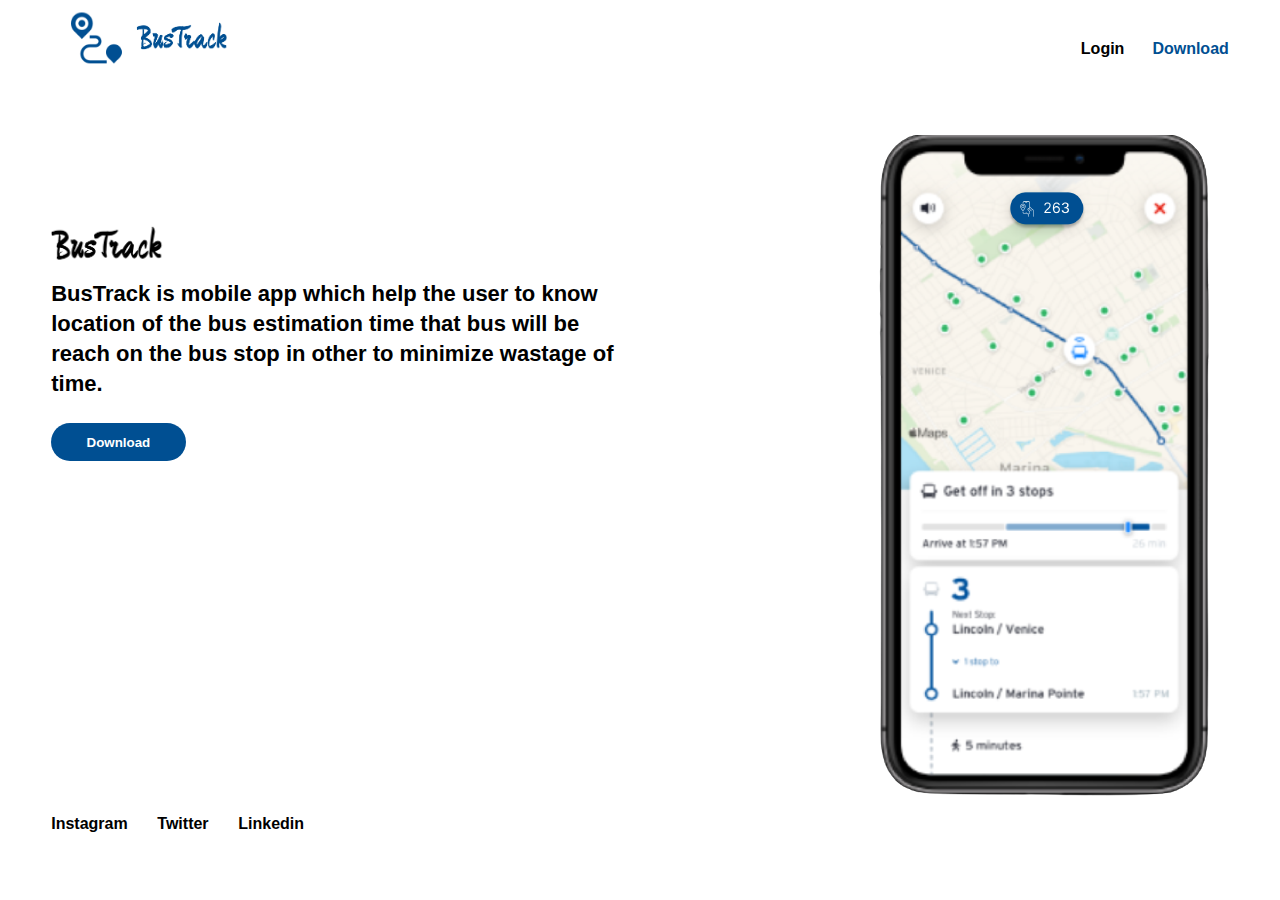
<file: index.html>
<!DOCTYPE html>
<html lang="en">
<head>
    <meta charset="UTF-8">
    <meta http-equiv="X-UA-Compatible" content="IE=edge">
    <meta name="viewport" content="width=device-width, initial-scale=1.0">
    <title>Bus Track</title>
    <link rel="stylesheet" href="./style.css"/>
</head>
<body>
    <nav>
        <div class="logo"> 
            <img src="./images/logo.png" height="80rem" alt="logo">
        </div>
        <div class="links">
            <a href="" class="login">Login</a>
            <a href="" class="download_link">Download</a>
        </div>
        <div class="togglebtn">
            <img src="./images/burger_menu.png" alt="" >
        </div>
    </nav>
    <div class="main">

        <div class="container">
            <div class="leftcorner">
                <div class="logo_text">
                    <img src="./images/logo_text.png" height="50px" alt="">
                </div>
                <div class="description">
                    BusTrack is mobile app which help the user to know location of the bus estimation 
                    time that bus will be reach on the bus stop in other to minimize wastage of time.
                </div>
                <button class="download">Download</button>
            </div>
            <div class="rightcorner">
                <div class="imagephone">
                    <img src="./images/phone_app.png"  alt="">
                </div>
            </div>
            
        </div>
       
        <div class="footer_link">
            <a href="" class="insta">Instagram</a>
            <a href="" class="twitter">Twitter</a>
            <a href="" class="linkedin">Linkedin</a>
        </div>
    </div>
    
</body>
</html>
</file>
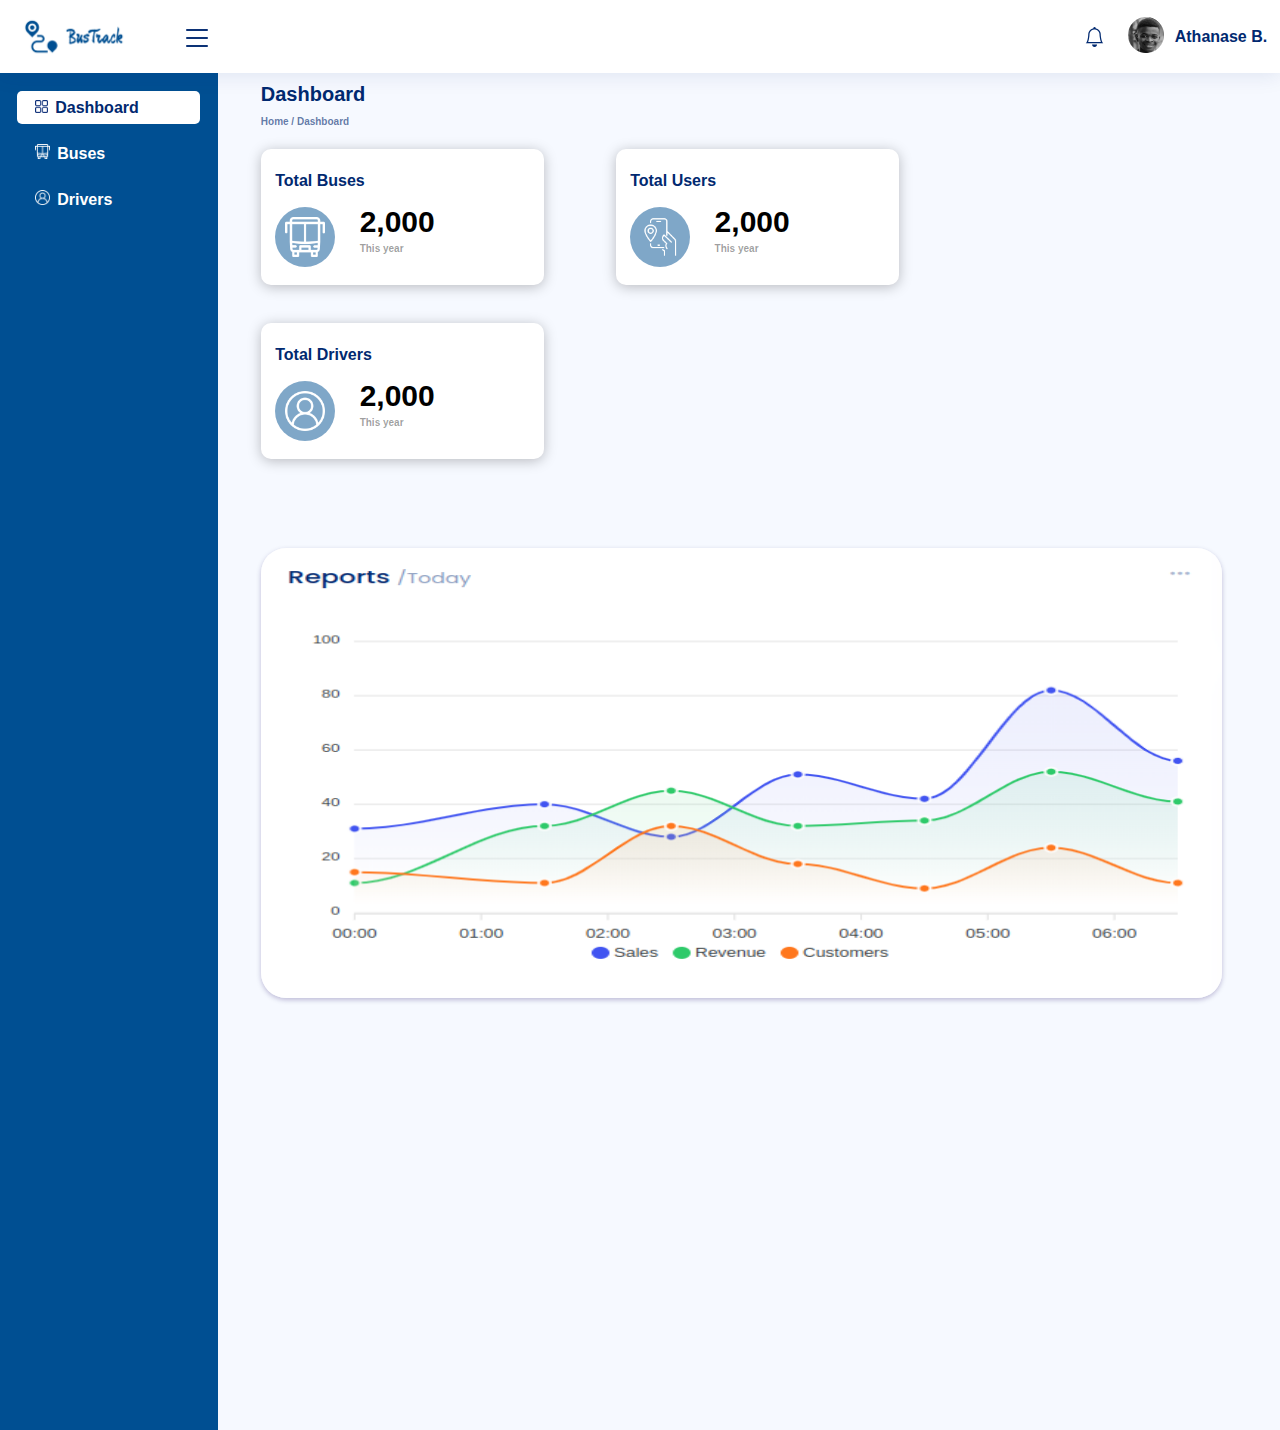
<file: dashboard.html>
<!DOCTYPE html>
<html lang="en">
<head>
    <meta charset="UTF-8">
    <meta http-equiv="X-UA-Compatible" content="IE=edge">
    <meta name="viewport" content="width=device-width, initial-scale=1.0">
    <title>Dashboard - Bustrack</title>
    <link rel="stylesheet" href="style_dash.css">
</head>
<body>
    <div class="main">
        <nav class="topbar"> 
            <div class="logo"> 
                <img src="./images/logo.png" height="50px" alt="logo">
            </div>
            <div class="togglebtn">
                <img src="./images/burger_menu.png" alt="menu" >
            </div>
            <div class="nav_right">
                <div class="notification">
                    <img src="./images/bell.png" alt="notification" srcset="">
                </div>
                <div class="profile">
                    <a href="index.html">
                        <img src="./images/profile.png" alt="profile" srcset="">
                        <span>Athanase B. </span>
                    </a> 
                </div>   
            </div>
        </nav>
        <section class="sidebar">
            
                <a class="dashbord_link" href="dashboard.html"> 
                    <img src="./images/grid.png" height="18px" alt="">
                    Dashboard
                </a>
                <a class="bus_link" href="buses.html"> 
                    <img src="./images/bus.png" height="28px" alt="">
                    Buses
                </a>
                <a class="driver_link" href="drivers.html"> 
                    <img src="./images/user.png" height="2px" alt="">
                    Drivers
                </a>
            

        </section>
        <section class="page_content">
            <div class="page_title">
                <span class="title_text">Dashboard</span> <br>
                <span>Home / Dashboard</span>    
            </div>
            <div class="card_container">
                <div class="card_first">
                    <div class="card_title">Total Buses</div>
                    <div class="card_image">
                        <img src="./images/bus.png" alt="" srcset="">
                    </div>
                    <div class="card_content">
                        <div class="counter">2,000</div>
                        <span>This year</span>
                    </div>
                </div>

                <div class="card_second">
                    <div class="card_title">Total Users</div>
                    <div class="card_image">
                        <img src="./images/usertrack.png" alt="" srcset="">
                    </div>
                    <div class="card_content">
                        <div class="counter">2,000</div>
                        <span>This year</span>
                    </div>
                </div>

                <div class="card_third">
                    <div class="card_title">Total Drivers</div>
                    <div class="card_image">
                        <img src="./images/user.png" alt="" srcset="">
                    </div>
                    <div class="card_content">
                        <div class="counter">2,000</div>
                        <span>This year</span>

                    </div>
                </div>            
            </div>

            <div class="chart">
                <img src="./images/chart.png" alt="" srcset="">
            </div>
        </section>
    </div>
    <div class="bottom_bar">
        <a class="dashbord_btn" href="dashboard.html" > 
            <img src="./images/grid.png" height="18px" alt="">
            Dashboard
        </a>
        <a class="bus_btn" href="buses.html"> 
            <img src="./images/bus.png" height="28px" alt="">
            Buses
        </a>
        <a class="driver_btn" href="drivers.html"> 
            <img src="./images/user.png" height="2px" alt="">
            Drivers
        </a>

    </div>
    
</body>
</html>
</file>
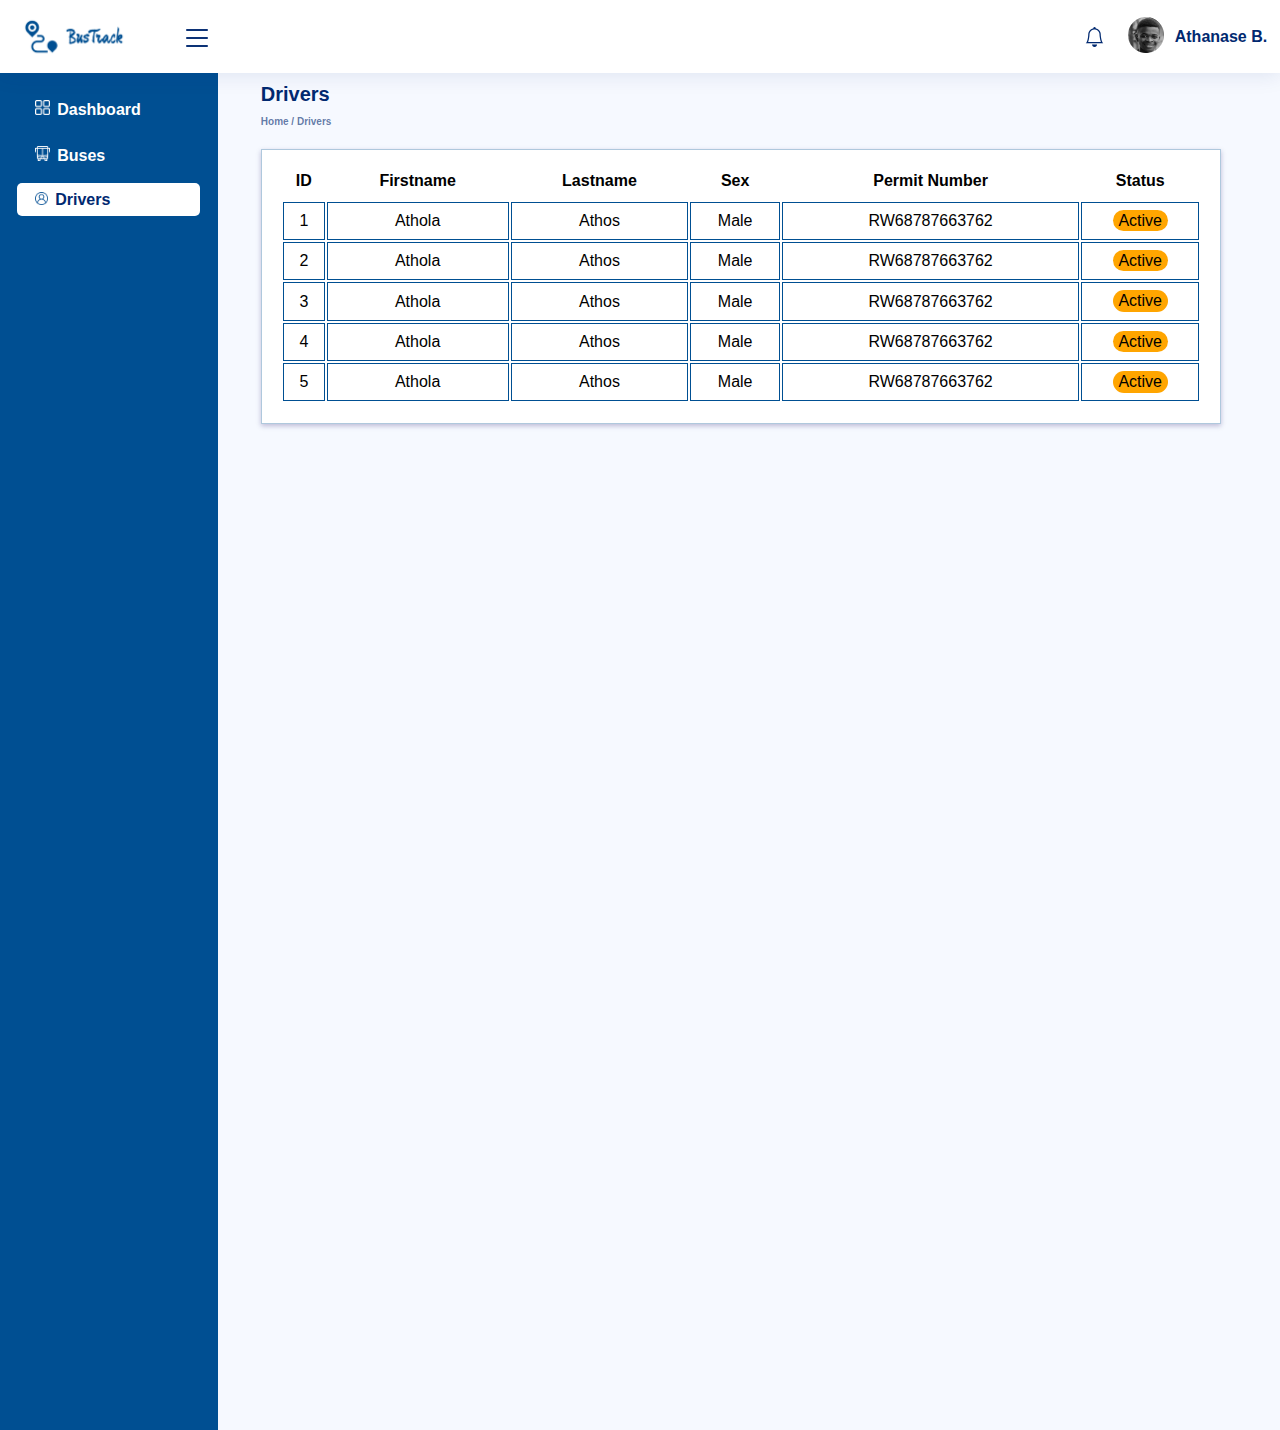
<file: drivers.html>
<!DOCTYPE html>
<html lang="en">
<head>
    <meta charset="UTF-8">
    <meta http-equiv="X-UA-Compatible" content="IE=edge">
    <meta name="viewport" content="width=device-width, initial-scale=1.0">
    <title>Dashboard - Bustrack</title>
    <link rel="stylesheet" href="style_dash.css">
</head>
<body>
    <div class="main">
        <nav class="topbar"> 
            <div class="logo"> 
                <img src="./images/logo.png" height="50px" alt="logo">
            </div>
            <div class="togglebtn">
                <img src="./images/burger_menu.png" alt="menu" >
            </div>
            <div class="nav_right">
                <div class="notification">
                    <img src="./images/bell.png" alt="notification" srcset="">
                </div>
                <div class="profile">
                    <a href="index.html">
                        <img src="./images/profile.png" alt="profile" srcset="">
                        <span>Athanase B. </span>
                    </a> 
                </div>   
            </div>
        </nav>
        <section class="sidebar">
            
            <a class="driver_link" href="dashboard.html"> 
                <img src="./images/grid_white.png" height="18px" alt="">
                Dashboard
            </a>
            <a class="bus_link" href="buses.html"> 
                <img src="./images/bus.png" height="28px" alt="">
                Buses
            </a>
            <a class="dashbord_link" href="drivers.html"> 
                <img src="./images/user_color.png" height="28px" alt="">
                Drivers
            </a>

        </section>
        <section class="page_content">
            <div class="page_title">
                <span class="title_text">Drivers</span> <br>
                <span>Home / Drivers</span>    
            </div>
            <div class="card_container">
                <table class="table">
                    <thead>
                        <tr>
                            <th>ID</th>
                            <th>Firstname</th>
                            <th>Lastname</th>
                            <th>Sex</th>
                            <th>Permit Number</th>
                            <th>Status</th>
                        </tr>
                    </thead>
                    <tbody>
                        <tr>
                            <td>1</td>
                            <td>Athola </td>
                            <td>Athos</td>
                            <td>Male</td>
                            <td>RW68787663762</td>
                            <td><span class="status">Active</span></td>
                        </tr>
                        <tr>
                            <td>2</td>
                            <td>Athola </td>
                            <td>Athos</td>
                            <td>Male</td>
                            <td>RW68787663762</td>
                            <td><span class="status">Active</span></td>
                        </tr>
                        <tr>
                            <td>3</td>
                            <td>Athola </td>
                            <td>Athos</td>
                            <td>Male</td>
                            <td>RW68787663762</td>
                            <td><span class="status">Active</span></td>
                        </tr>
                        <tr>
                            <td>4</td>
                            <td>Athola </td>
                            <td>Athos</td>
                            <td>Male</td>
                            <td>RW68787663762</td>
                            <td><span class="status">Active</span></td>
                        </tr>
                        <tr>
                            <td>5</td>
                            <td>Athola </td>
                            <td>Athos</td>
                            <td>Male</td>
                            <td>RW68787663762</td>
                            <td><span class="status">Active</span></td>
                        </tr>

                    </tbody>
                </table>       
            </div>

        </section>
    </div>
    <div class="bottom_bar">
        <a class="dashbord_btn"> 
            <img src="./images/grid.png" height="18px" alt="">
            Dashboard
        </a>
        <a class="bus_btn"> 
            <img src="./images/bus.png" height="28px" alt="">
            Buses
        </a>
        <a class="driver_btn"> 
            <img src="./images/user.png" height="2px" alt="">
            Drivers
        </a>

    </div>
    
</body>
</html>
</file>
<file: style.css>
body{
    margin: 0%; 
}

nav{
    padding-left: 4%;
    padding-right: 4%;
    position:sticky;
    top: 0;
    font-family: 'Arial';
    font-weight: 700;
    font-size: 16px;
    line-height: 27px;
    background-color:#FFFFFF;

}
nav .logo{
    display: inline-block;

}
nav .links{
    display: block;
    float: right;
    margin-top: 3%;
    width: 50%;
    text-align: end;
}
nav .togglebtn{
    display: none;
    float: right;
    margin-top: 4%;
    /* width: 50%; */
    text-align: end;
}


nav .login{
    text-decoration: none;
    padding-left: 4%;
    color:black;
}
nav .download_link{
    text-decoration: none;
    padding-left: 4%;
    color:#004f92
}

.main{
    background: #FFFFFF;
    font-family: 'Arial';
    font-weight: 700;
    font-size: 22px;
    line-height: 27px;
    padding-left: 4%;
    padding-right: 4%;
    padding-bottom: 4%;
}

.container{
    margin-top: 4%;
    /* height: 100%; */
}

.leftcorner{
    width: 50%;
    float: left;
}
.rightcorner{
    /* width: 50%; */
    /* float: right; */
    display: inline-block;
    margin-left: 20%;
}

.logo_text{ 
    margin-top: 15%;
} 
.description{
    line-height: 30px ;
    margin-bottom: 4%;
}
.download{
    color: #FFFFFF;
    background-color: #004f92;
    border: none;
    font-weight: bold;
    padding: 2%;
    padding-left: 6%;
    padding-right: 6%;
    border-radius: 20px;


}

.rightcorner .imagephone img{
    /* width:fit-content; */
}

.footer_link a{
    color: black;
    text-decoration: none;
    font-size: 16px;
    margin-right: 2%;
    
    /* float: left; */
}

@media screen and (max-width: 1220px) {
    
    .leftcorner{
        margin-top: 6%;
    }
    .rightcorner{
        display: block;
        margin-left: 0%;
        text-align: right;
    }
    
    .rightcorner .imagephone img{
        width: 30%;
    }
    .footer_link{
        margin-top: 10%;
    }

}


@media screen and (max-width: 800px) {
    .leftcorner{
        width: 100%;
        margin-top: 0%;
        margin-bottom: 10%;
        text-align: center;
    }
    .rightcorner{
        display: block;
        margin-left: 0%;
        text-align: center;
    }
    
    .rightcorner .imagephone img{
        width: 50%;
    }
    .footer_link{
        margin-top: 10%;
    }

}

@media screen and (max-width: 500px) {

    nav .links{
        display: none;
    }
    nav .links{
        display: none;
    }
    nav .togglebtn{
        display: block;
    }

}
</file>
<file: style_dash.css>
body{
    background: #F6F9FF;

}

.main{
    /* position: relative; */
    /* width: 100%; */
    /* height: 1199px; */
    /* background: #F6F9FF; */
    font-family: 'Arial';
    font-style: normal;
    font-weight: 700;
}


.topbar{
    position: absolute;
    width: 100%;
    height: 60px;
    left: 0px;
    top: 0px;

    background: #FFFFFF;
    z-index: 5;
    box-shadow: 0px 2px 20px rgb(1 41 112 / 10%);
    padding-top: 1%;
}

.logo{
    padding-left: 1%;
    display: inline;

}

.togglebtn{
    display: inline;
    margin-left: 2.5%;

}
.togglebtn img{
    display: inline;
    padding-bottom: 0.5%;


}
.nav_right{
    display: inline;
    float: right;
    padding-bottom: 0.5%;
    padding-left: 1%;
    padding-right: 1%;
}
.nav_right a{
    text-decoration: none;
}

.notification{
    display: inline;
}

.profile{
    display: inline;


}
.profile span{
    position: relative;
    top: -15px;
    color: #012970;
    

}
.profile img{
    display: inline;

}



.sidebar{
    position: absolute;
    width: 17%;
    height: 150%;
    left: 0px;
    top: 0px;
    background: #004F92;
    z-index: 2;
    padding-top: 80px;
}

.sidebar a{
    text-decoration: none;
}


.dashbord_link{
    display: block;
    background: #FFFFFF;
    border-radius: 5px;
    color: #012970;
    font-size: 16px;

    padding-left: 8%;
    padding-right: 8%;
    padding-top: 3%;
    padding-bottom: 3%;
    margin-left: 8%;
    margin-right: 8%;
    margin-top: 5%;
}
.dashbord_link img{
    height: 13px;
    width: 13px;
    margin-right: 2% ;
    padding-top: 2%;
}


.bus_link{
    display: block;

    /* background: #FFFFFF; */
    border-radius: 5px;
    color: #fff;
    font-size: 16px;
    padding-left: 8%;
    padding-right: 8%;
    padding-top: 3%;
    padding-bottom: 3%;
    margin-left: 8%;
    margin-right: 8%;
    margin-top: 5%;

}

.bus_link img{
    height: 15px;
    width: 15px;
    margin-right: 2% ;
    padding-top: 2%;
}


.driver_link{
    display: block;

    /* background: #FFFFFF; */
    border-radius: 5px;
    color: #fff;
    font-size: 16px;
    padding-left: 8%;
    padding-right: 8%;
    padding-top: 3%;
    padding-bottom: 3%;
    margin-left: 8%;
    margin-right: 8%;
    margin-top: 5%;

}

.driver_link img{
    height: 15px;
    width: 15px;
    margin-right: 2% ;
    padding-top: 2%;
}

.page_content{
    padding-top: 70px;
    padding-left: 20%;
}
.page_title .title_text{
    font-size: 20px;
    line-height: 33px;
    color: #012970; 

}
.page_title span{
    font-style: normal;
    font-weight: 600;
    font-size: 10px;
    line-height: 0px;
    color: rgba(1, 41, 112, 0.62); 
    margin-bottom: 5%;
}

.card_container{
    margin-top: 2%;
    margin-bottom: 2%;
    margin-right: 5%;

}

.card_first{
    background: #FFFFFF;
    box-shadow: 0px 2px 13px rgba(0, 0, 0, 0.25);
    border-radius: 10px; 
    display: inline-block;
    padding: 1.5%;
    margin-right: 7%;
    margin-bottom: 3%;
}

.card_second{
    background: #FFFFFF;
    box-shadow: 0px 2px 13px rgba(0, 0, 0, 0.25);
    border-radius: 10px; 
    display: inline-block;
    padding: 1.5%;
    margin-right: 7%;
    margin-bottom: 4%;
}

.card_third{
    background: #FFFFFF;
    box-shadow: 0px 2px 13px rgba(0, 0, 0, 0.25);
    border-radius: 10px; 
    display: inline-block;
    padding: 1.5%;
    margin-bottom: 4%;
    /* margin-right: 60px; */
}

.card_title{
    font-size: 16px;
    line-height: 33px;
    margin-bottom: 10px;
    color: #012970; 
}

.card_image{
    width: 60px;
    height: 60px;
    border-radius: 40px;
    background: rgba(0, 79, 146, 0.5);
    display: inline-block;

}

.card_image img{
    /* text-align: center; */
    margin: 10px;
    width: 40px;
    height: 40px;

}

.card_content{
    display: inline-block;
    width: 150px;
    margin-left: 20px;
    margin-right: 20px;
    vertical-align: top;
}

.card_content .counter{
    
    font-size: 30px;
    line-height: 30px;
}

.card_content span{
    
    font-size: 10px;
    line-height: 24px;

    color: rgba(0, 0, 0, 0.39);
}

.chart{
    margin-top: 50px;
    margin-bottom: 50px;
    margin-right: 50px;
}

.chart img{
    width: 100%;
    height: 450px;
    border-radius: 25px;
    box-shadow: 0px 2px 5px rgba(24, 3, 96, 0.25);
}
.bottom_bar{
    display: none;
}
.table{
    /* table-layout:fixed; */
    width: 100%;
    background-color: #FFFFFF;
    box-shadow: 0px 2px 5px rgba(24, 3, 96, 0.25);
    padding: 2%;
    border: 1px solid #004F9250;
    min-width: 170px;
    

}

.table thead tr th{
    padding-bottom: 1%;
} 
.table tbody tr{
    text-align: center;
    font-weight: 300;
}
.table tbody tr td{
    padding-top: 1%;
    padding-bottom: 1%;
    border: 1px solid #004F92;

} 
.status{
    background-color: orange;
    padding-top: 2%;
    padding-bottom: 2%;
    padding-left: 5%;
    padding-right: 5%;
    border-radius: 25px;
}


@media screen  and (max-width: 900px){
    .sidebar{
        display: none;
    }
    .profile span{
        display: inline-block;
        font-size: 16px;
        color: #012970;
    
    }
    .page_content{
        padding-top: 70px;
        padding-left: 50px;
    }

    
    .card_content{
        display: inline-block;
        width: 100px;
        margin-left: 15px;
        margin-right: 15px;
        vertical-align: top;
    }
    .table{
        font-size: smaller;
    }
    

}

@media screen  and (max-width: 500px){
    .sidebar{
        display: none;
    }
    .profile span{
        display: none;
        /* position: absolute;
        width: 150px; */
        /* padding-top: 10px; */
        font-size: 16px;
        color: #012970;
    
    }
    .page_content{
        padding-top: 70px;
        padding-left: 20px;
    }

    .card_first{
        padding: 10%;
    }
    
    .card_second{
        padding: 10%;
    }
    
    .card_third{
        padding: 10%;
        margin-right: 7%;
    }
    
    .card_content{
        display: inline-block;
        width: 100px;
        margin-left: 40px;
        margin-right: 40px;
        vertical-align: top;
    }
    .bottom_bar{
        display: none;
    }
    

}
</file>
